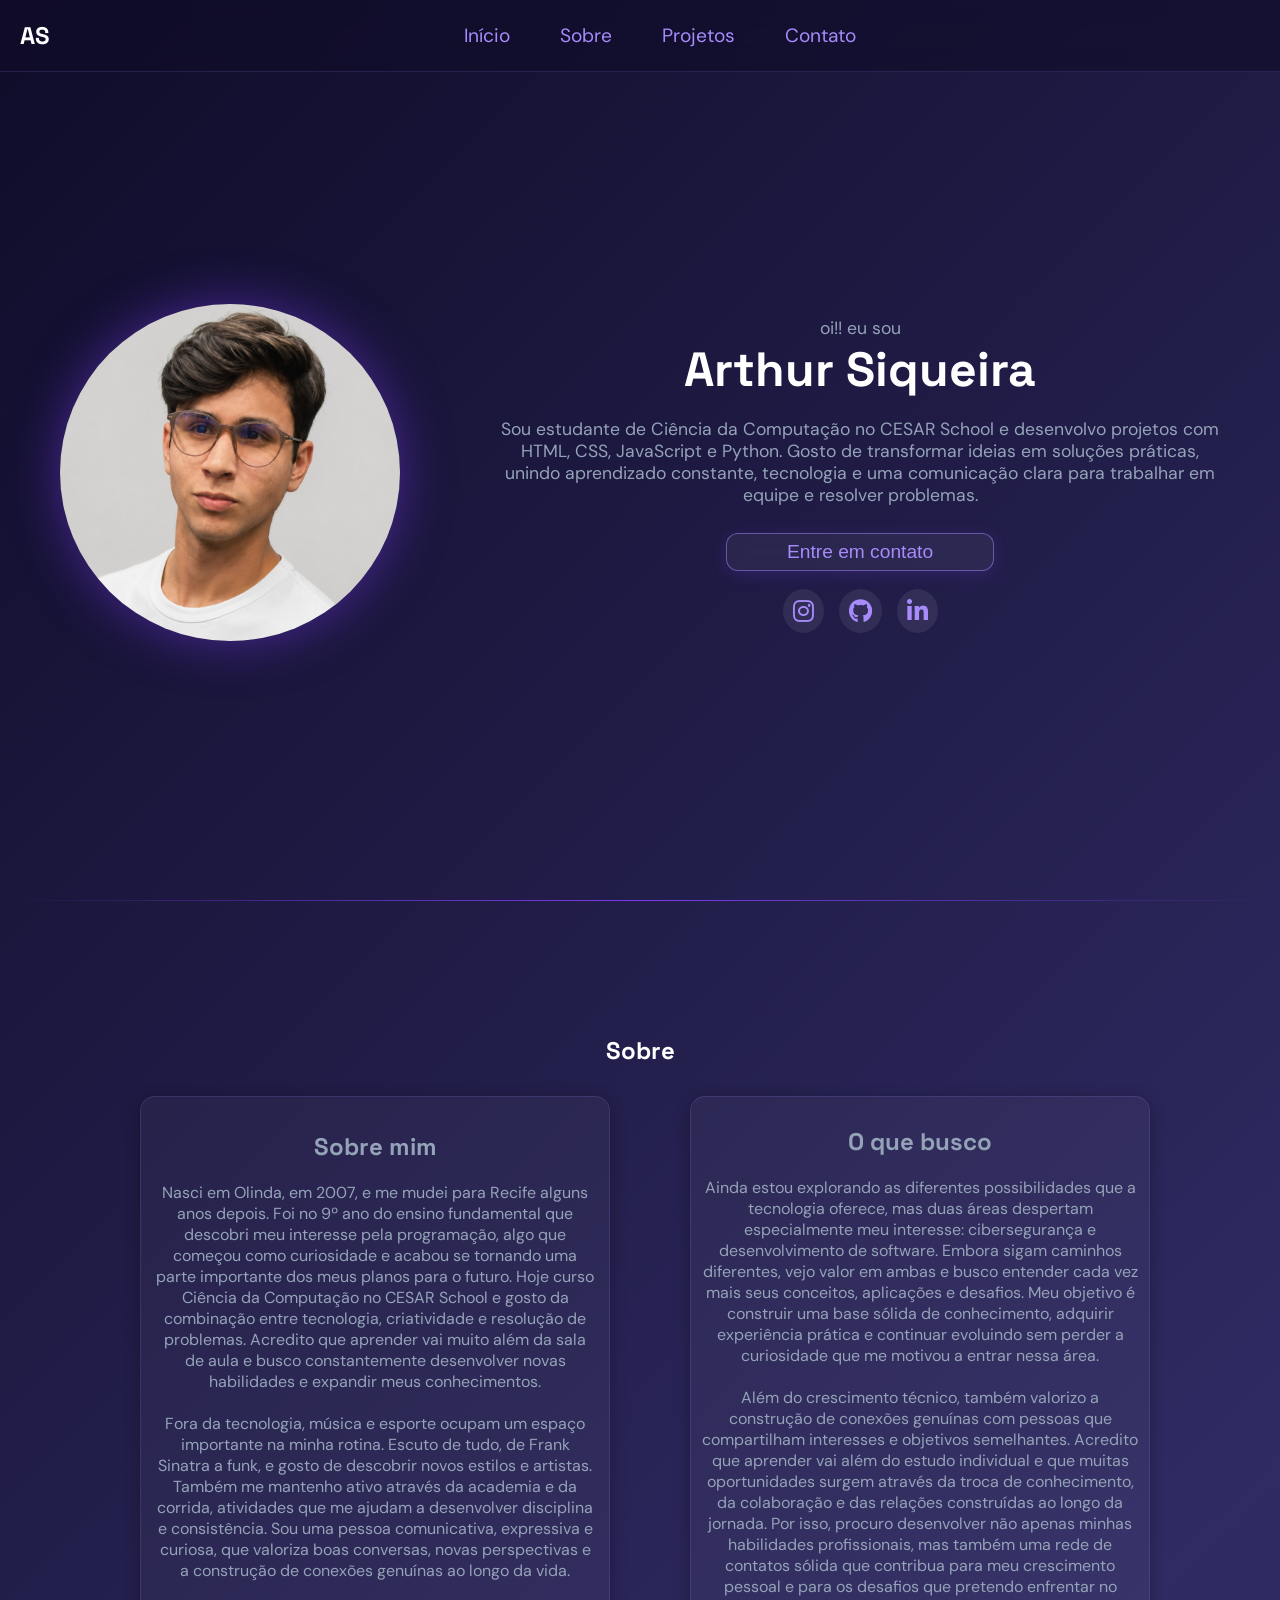
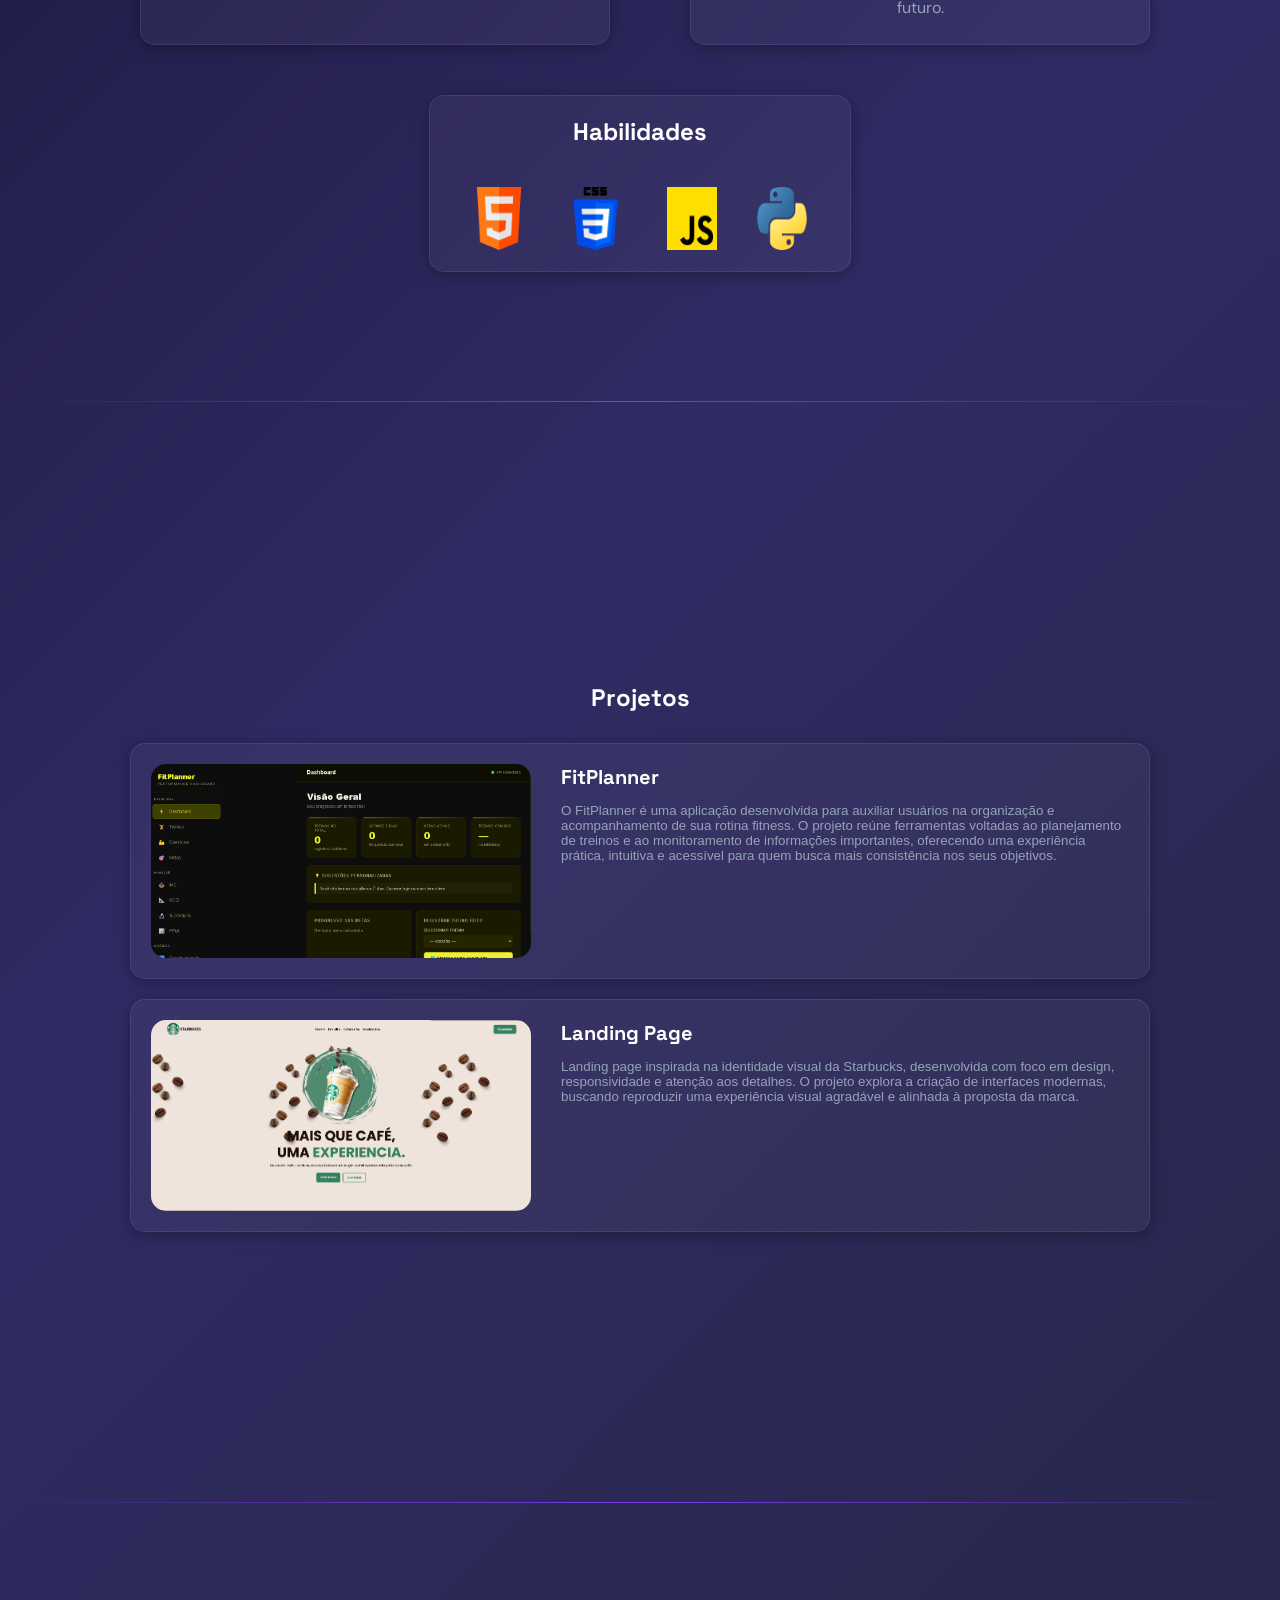
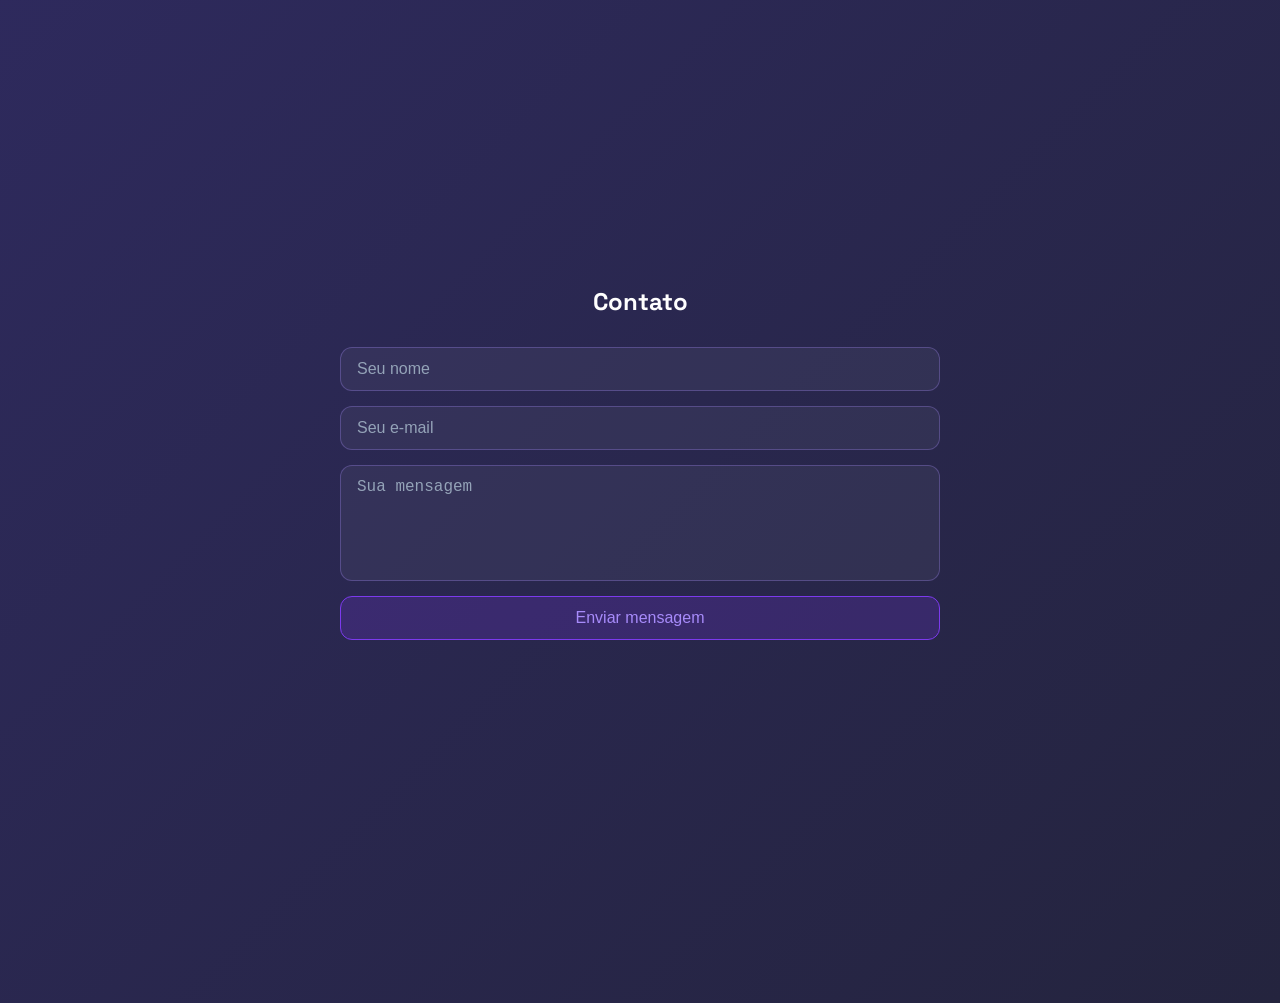
<file: index.html>
<!DOCTYPE html>
<html lang="en">
<head>
    <meta charset="UTF-8">
    <meta name="viewport" content="width=device-width, initial-scale=1.0">
    <title>Portfólio</title>
    <link rel="stylesheet" href="style.css">
    <link rel="stylesheet" href="https://cdnjs.cloudflare.com/ajax/libs/font-awesome/6.5.0/css/all.min.css">
    <link href="https://fonts.googleapis.com/css2?family=Space+Grotesk:wght@400;500;700&family=DM+Sans:wght@400;500&display=swap" rel="stylesheet">
</head>
<body>
    <header>
       
            <nav>
                <h1 id="logo"><a href="#home">AS</a></h1>
                    <button id="hamburguer" onclick="toggleMenu()">
                        <span></span>
                        <span></span>
                        <span></span>
                    </button>
                <ul id="menu">
                    <li><a href="#home" onclick="toggleMenu()">Início</a></li>
                    <li><a href="#about" onclick="toggleMenu()">Sobre</a></li>
                    <li><a href="#projects" onclick="toggleMenu()">Projetos</a></li>
                    <li><a href="#contato" onclick="toggleMenu()">Contato</a></li>
                </ul>
            </nav>
    </header>

    <main>
        <!--=================== home ================= -->
        <section id="home" class="fadein">

         <div class="cont">
            <div id="img">
                <img src="as.png" width="280px" alt="Arthur Siqueira" id="siq">
            </div>
            <div id="homegroup">
            <div id="hometext">
                <p class="hi">oi!! eu sou</p>
                <h1>Arthur Siqueira</h1>
                <p>Sou estudante de Ciência da Computação no CESAR School e desenvolvo projetos com HTML, CSS, JavaScript e Python. Gosto de transformar ideias em soluções práticas, unindo aprendizado constante, tecnologia e uma comunicação clara para trabalhar em equipe e resolver problemas.</p>
            </div>

            <div id="homebtn">

                <div id="contactbtn">
                    <button id="contact"><a href="https://mail.google.com/mail/u/0/?tab=rm&ogbl#inbox?compose=CllgCJvlqBNsXvWpmXRhxddmrcVVGCnFDfJqwPHllqgfXLRdnKrDpgpVBtrKfkWJQnbVzRlMcxB">Entre em contato</a></button>
                </div>

                <div id="redes">
                    <button class="redes">
                        <a href="https://www.instagram.com/arthursiqueira01/"><i class="fab fa-instagram"></i></button></a>
                    </button>
                    <button class="redes">
                       <a href="https://github.com/siqueira01l">
                        <i class="fab fa-github"></i>
                    </a>
                    </button>
                    <button class="redes">
                        <a href="https://www.linkedin.com/in/arthursiqueira01/">
                        <i class="fab fa-linkedin-in"></i>
                        </a>
                    </button>
                </div>
            </div>
            </div>
         </div>

        </section>


        <div class="sep"></div>

    <!--=================== about ================= -->
        <section id="about">
            <h1 id="sobreh1">Sobre</h1>

            <div id="aboutpage">
            <div id="conjunto">
            <div class="sobre fadein" id="eu">
                <h2>Sobre mim</h2>
                <p>Nasci em Olinda, em 2007, e me mudei para Recife alguns anos depois. Foi no 9º ano do ensino fundamental que descobri meu interesse pela programação, algo que começou como curiosidade e acabou se tornando uma parte importante dos meus planos para o futuro. Hoje curso Ciência da Computação no CESAR School e gosto da combinação entre tecnologia, criatividade e resolução de problemas. Acredito que aprender vai muito além da sala de aula e busco constantemente desenvolver novas habilidades e expandir meus conhecimentos. <br> <br>

                Fora da tecnologia, música e esporte                ocupam um espaço importante na minha            rotina. Escuto de tudo, de Frank Sinatra            a funk, e gosto de descobrir novos          estilos e artistas. Também me mantenho           ativo através da academia e da corrida,          atividades que me ajudam a desenvolver         disciplina e consistência. Sou uma pessoa            comunicativa, expressiva e curiosa, que         valoriza boas conversas, novas           perspectivas e a construção de conexões             genuínas ao longo da vida.</p>
            </div>

            <div class="sobre fadein" id="futuro">
                
                <h2>O que busco</h2>
                <p>Ainda estou explorando as diferentes possibilidades que a tecnologia oferece, mas duas áreas despertam especialmente meu interesse: cibersegurança e desenvolvimento de software. Embora sigam caminhos diferentes, vejo valor em ambas e busco entender cada vez mais seus conceitos, aplicações e desafios. Meu objetivo é construir uma base sólida de conhecimento, adquirir experiência prática e continuar evoluindo sem perder a curiosidade que me motivou a entrar nessa área. <br> <br>

                Além do crescimento técnico, também valorizo a construção de conexões               genuínas com pessoas que compartilham               interesses e objetivos semelhantes.             Acredito que aprender vai além do estudo            individual e que muitas oportunidades         surgem através da troca de conhecimento,              da colaboração e das relações construídas       ao longo da jornada. Por isso, procuro               desenvolver não apenas minhas habilidades       profissionais, mas também uma rede de            contatos sólida que contribua para meu            crescimento pessoal e para os desafios      que pretendo enfrentar no futuro.</p>
            </div>
            </div>

            <div class="pai fadein">
            <div id="skills">
                <h2>Habilidades</h2>

                <div id="lang">

                <img src="html.png" alt="" width="50px">
                

                <img src="css-3.png" alt="" width="63px">

                <img src="js.png" alt="" width="50px">

                <img src="python.png" alt="" width="50px">

                </div>
            </div>
            </div>
            </div>
        </section>
        
        <div class="sep"></div>
        <!--=================== projetos=============== -->

        <section id="projects">

            <!-- FITPLANNER -->

             <div id="projetosh1">
                <h1>Projetos</h1>
             </div>

             <button class="containerp fadein" onclick="window.location.href='projetos.html'" >
                
                    <img src="fitplanner.png" alt="" width="300px" id="planerimg">
                    <div id="planertext">
                    <h2>FitPlanner</h2>
                    <p>O FitPlanner é uma aplicação desenvolvida para auxiliar usuários na organização e acompanhamento de sua rotina fitness. O projeto reúne ferramentas voltadas ao planejamento de treinos e ao monitoramento de informações importantes, oferecendo uma experiência prática, intuitiva e acessível para quem busca mais consistência nos seus objetivos.</p>
                </div>
             </div>

             <button class="containerp fadein" onclick="window.location.href='starbucks-projeto.html'">
                
                <img src="landingpage.png" alt="" width="300px" id="planerimg">
                <div id="planertext">
                    <h2>Landing Page</h2>
                    <p>Landing page inspirada na identidade visual da Starbucks, desenvolvida com foco em design, responsividade e atenção aos detalhes. O projeto explora a criação de interfaces modernas, buscando reproduzir uma experiência visual agradável e alinhada à proposta da marca.</p>
                </div>
             </div>
        </section>
       
         <div class="sep"></div>
        <!-- ================Contato==================== -->

        <section id="contato">
            <h1 id="contatoh1" class="fadein">Contato</h1>
            <div id="contatoform" class="fadein">
                <input type="text" placeholder="Seu nome" id="nome">

                <input type="email" placeholder="Seu e-mail" id="email">

                <textarea placeholder="Sua mensagem" id="mensagem" rows="5"></textarea>

                <button id="enviar">Enviar mensagem</button>
            </div>
        </section>
        
    </main>
    <script src="script.js"></script>

</body>
</html>
</file>
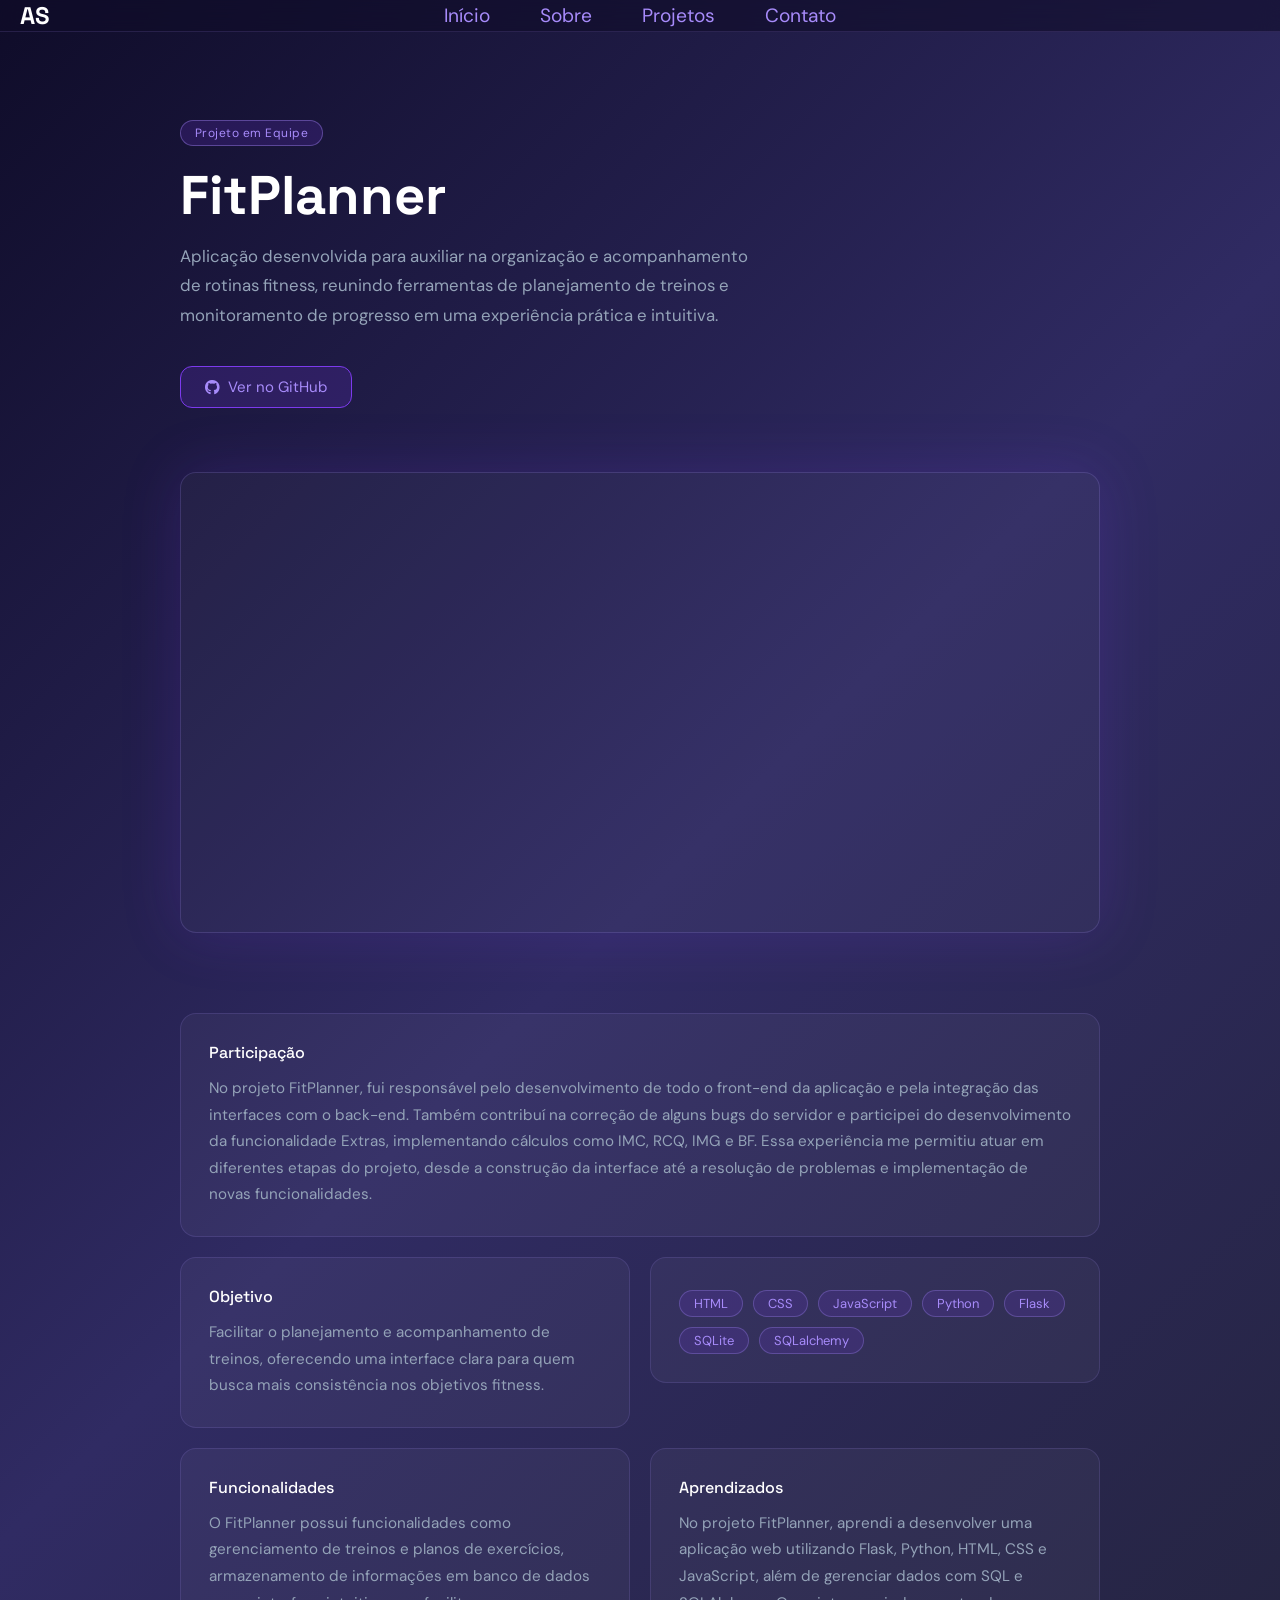
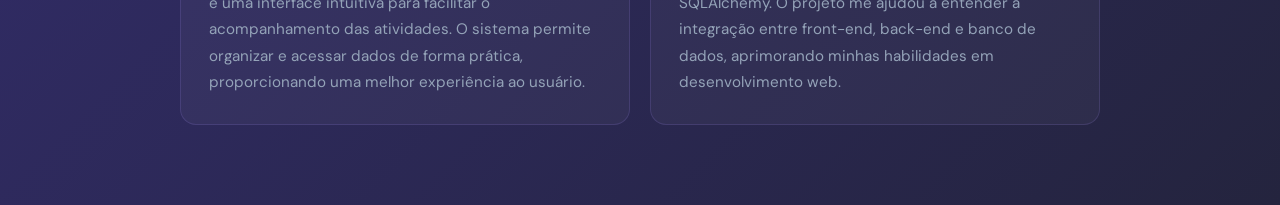
<file: projetos.html>
<!DOCTYPE html>
<html lang="pt-BR">
<head>
    <meta charset="UTF-8">
    <meta name="viewport" content="width=device-width, initial-scale=1.0">
    <title>FitPlanner — Projeto</title>
    <link rel="stylesheet" href="style.css">
    <link rel="stylesheet" href="https://cdnjs.cloudflare.com/ajax/libs/font-awesome/6.5.0/css/all.min.css">
    <link href="https://fonts.googleapis.com/css2?family=Space+Grotesk:wght@400;500;700&family=DM+Sans:wght@400;500&display=swap" rel="stylesheet">
    <link rel="stylesheet" href="projetos.css">
</head>
<body>

    <header>
        <nav>
            <h1 id="logo"><a href="index.html">AS</a></h1>
            <button id="hamburguer" onclick="toggleMenu()">
                <span></span>
                <span></span>
                <span></span>
            </button>
            <ul id="menu">
                <li><a href="index.html#home" onclick="fecharMenu()">Início</a></li>
                <li><a href="index.html#about" onclick="fecharMenu()">Sobre</a></li>
                <li><a href="index.html#projects" onclick="fecharMenu()">Projetos</a></li>
                <li><a href="index.html#contato" onclick="fecharMenu()">Contato</a></li>
            </ul>
        </nav>
    </header>

    <main>

        <!-- hero -->
        <section class="hero fadein">
            <span class="etiqueta">Projeto em Equipe</span>
            <h1>FitPlanner</h1>
            <p>Aplicação desenvolvida para auxiliar na organização e acompanhamento de rotinas fitness, reunindo ferramentas de planejamento de treinos e monitoramento de progresso em uma experiência prática e intuitiva.</p>
            <div class="hero-btns">
                <a href="https://github.com/Miguel-1406/FITPLANNER" target="_blank" class="btn-primary">
                    <i class="fab fa-github"></i> Ver no GitHub
                </a>
            </div>
        </section>

        <!-- vídeo -->
        <section class="video-section fadein" id="video">
            <div class="video-wrapper">
                <video autoplay loop muted playsinline disablePictureInPicture controlsList="nodownload nofullscreen noplaybackrate">
                    <source src="fitplanerrr.mp4" type="video/mp4">
                    <div class="video-placeholder">
                        <i class="fas fa-play-circle"></i>
                        <span>Demonstração em breve</span>
                    </div>
                </video>
            </div>
        </section>

        <!-- cards de detalhes -->
        <section class="details">

            <div class="card card-full fadein">
            
                <h3>Participação</h3>
                <p>No projeto FitPlanner, fui responsável pelo desenvolvimento de todo o front-end da aplicação e pela integração das interfaces com o back-end. Também contribuí na correção de alguns bugs do servidor e participei do desenvolvimento da funcionalidade Extras, implementando cálculos como IMC, RCQ, IMG e BF. Essa experiência me permitiu atuar em diferentes etapas do projeto, desde a construção da interface até a resolução de problemas e implementação de novas funcionalidades.</p>
            </div>

            <div class="card fadein">
                
                <h3>Objetivo</h3>
                <p>Facilitar o planejamento e acompanhamento de treinos, oferecendo uma interface clara para quem busca mais consistência nos objetivos fitness.</p>
            </div>

            <div class="card fadein">
                <div class="tech-list">
                    <span class="tech-badge">HTML</span>
                    <span class="tech-badge">CSS</span>
                    <span class="tech-badge">JavaScript</span>
                    <span class="tech-badge">Python</span>
                    <span class="tech-badge">Flask</span>
                    <span class="tech-badge">SQLite</span>
                    <span class="tech-badge">SQLalchemy</span>
                </div>
            </div>

            <div class="card fadein">
                
                <h3>Funcionalidades</h3>
                <p>O FitPlanner possui funcionalidades como  gerenciamento de treinos e planos de exercícios, armazenamento de informações em banco de dados e uma interface intuitiva para facilitar o acompanhamento das atividades. O sistema permite organizar e acessar dados de forma prática, proporcionando uma melhor experiência ao usuário.</p>
            </div>

            <div class="card fadein">
                <h3>Aprendizados</h3>
                <p>No projeto FitPlanner, aprendi a desenvolver uma aplicação web utilizando Flask, Python, HTML, CSS e JavaScript, além de gerenciar dados com SQL e SQLAlchemy. O projeto me ajudou a entender a integração entre front-end, back-end e banco de dados, aprimorando minhas habilidades em desenvolvimento web.</p>
            </div>

        </section>

    </main>

    <script src="script.js"></script>
</body>
</html>
</file>
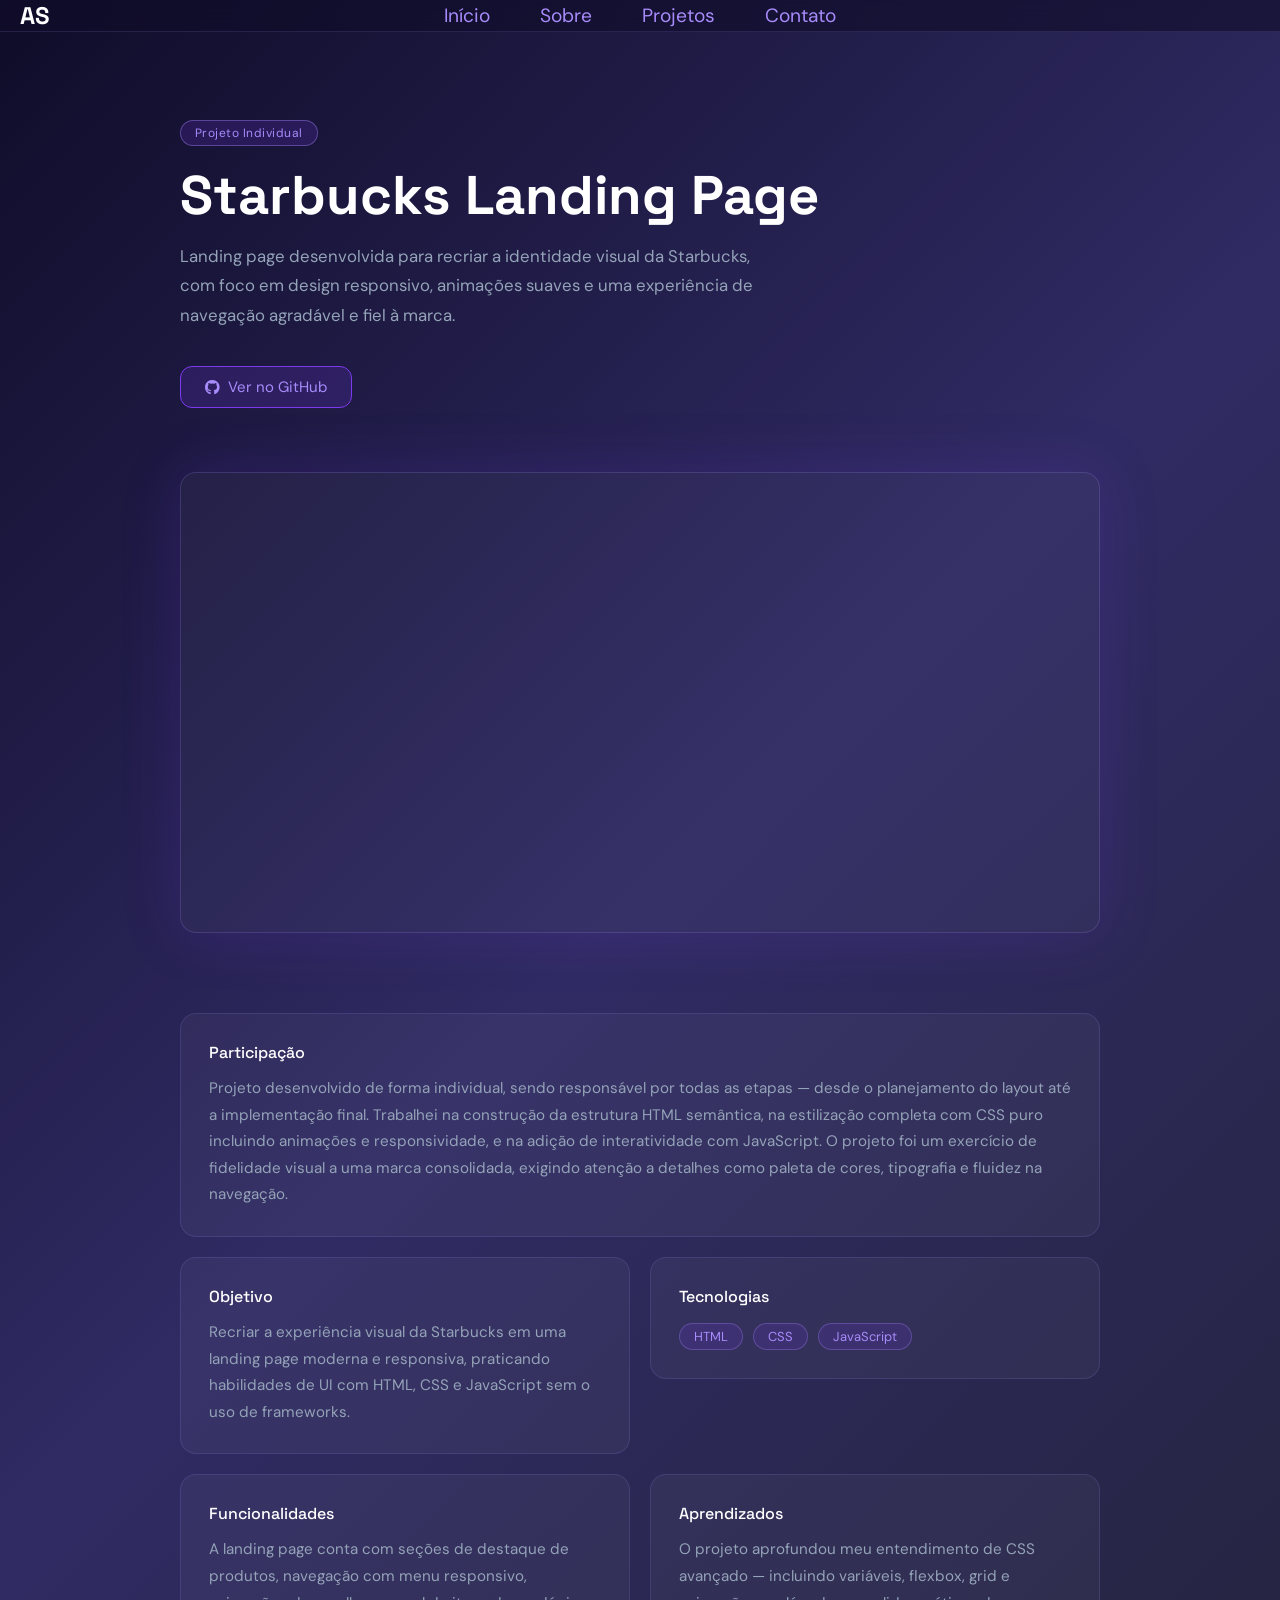
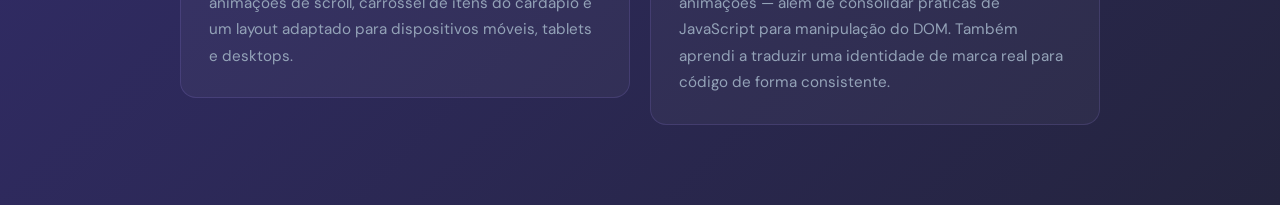
<file: starbucks-projeto.html>
<!DOCTYPE html>
<html lang="pt-BR">
<head>
    <meta charset="UTF-8">
    <meta name="viewport" content="width=device-width, initial-scale=1.0">
    <title>Starbucks Landing Page — Projeto</title>
    <link rel="stylesheet" href="style.css">
    <link rel="stylesheet" href="https://cdnjs.cloudflare.com/ajax/libs/font-awesome/6.5.0/css/all.min.css">
    <link href="https://fonts.googleapis.com/css2?family=Space+Grotesk:wght@400;500;700&family=DM+Sans:wght@400;500&display=swap" rel="stylesheet">
    <link rel="stylesheet" href="projetos.css">
</head>
<body>

    <header>
        <nav>
            <h1 id="logo"><a href="index.html">AS</a></h1>
            <button id="hamburguer" onclick="toggleMenu()">
                <span></span>
                <span></span>
                <span></span>
            </button>
            <ul id="menu">
                <li><a href="index.html#home" onclick="fecharMenu()">Início</a></li>
                <li><a href="index.html#about" onclick="fecharMenu()">Sobre</a></li>
                <li><a href="index.html#projects" onclick="fecharMenu()">Projetos</a></li>
                <li><a href="index.html#contato" onclick="fecharMenu()">Contato</a></li>
            </ul>
        </nav>
    </header>

    <main>

        <!-- hero -->
        <section class="hero fadein">
            <span class="etiqueta">Projeto Individual</span>
            <h1>Starbucks Landing Page</h1>
            <p>Landing page desenvolvida para recriar a identidade visual da Starbucks, com foco em design responsivo, animações suaves e uma experiência de navegação agradável e fiel à marca.</p>
            <div class="hero-btns">
                <a href="https://github.com/siqueira01l/landing-page-starbucks" target="_blank" class="btn-primary">
                    <i class="fab fa-github"></i> Ver no GitHub
                </a>
                
            </div>
        </section>

        <!-- preview -->
        <section class="video-section fadein" id="video">
            <div class="video-wrapper">
                <video autoplay loop muted playsinline disablePictureInPicture controlsList="nodownload nofullscreen noplaybackrate">
                    <source src="images/starbucks.mp4" type="video/mp4">
                    <div class="video-placeholder">
                        <i class="fas fa-play-circle"></i>
                        <span>Demonstração em breve</span>
                    </div>
                </video>
            </div>
        </section>

        <!-- cards de detalhes -->
        <section class="details fadein">

            <div class="card card-full fadein">
               
                <h3>Participação</h3>
                <p>Projeto desenvolvido de forma individual, sendo responsável por todas as etapas — desde o planejamento do layout até a implementação final. Trabalhei na construção da estrutura HTML semântica, na estilização completa com CSS puro incluindo animações e responsividade, e na adição de interatividade com JavaScript. O projeto foi um exercício de fidelidade visual a uma marca consolidada, exigindo atenção a detalhes como paleta de cores, tipografia e fluidez na navegação.</p>
            </div>

            <div class="card fadein">
                
                <h3>Objetivo</h3>
                <p>Recriar a experiência visual da Starbucks em uma landing page moderna e responsiva, praticando habilidades de UI com HTML, CSS e JavaScript sem o uso de frameworks.</p>
            </div>

            <div class="card fadein">
                
                <h3>Tecnologias</h3>
                <div class="tech-list">
                    <span class="tech-badge">HTML</span>
                    <span class="tech-badge">CSS</span>
                    <span class="tech-badge">JavaScript</span>
                </div>
            </div>

            <div class="card fadein">
                
                <h3>Funcionalidades</h3>
                <p>A landing page conta com seções de destaque de produtos, navegação com menu responsivo, animações de scroll, carrossel de itens do cardápio e um layout adaptado para dispositivos móveis, tablets e desktops.</p>
            </div>

            <div class="card fadein">
                
                <h3>Aprendizados</h3>
                <p>O projeto aprofundou meu entendimento de CSS avançado — incluindo variáveis, flexbox, grid e animações — além de consolidar práticas de JavaScript para manipulação do DOM. Também aprendi a traduzir uma identidade de marca real para código de forma consistente.</p>
            </div>

        </section>

    </main>

    <script src="script.js"></script>
</body>
</html>
</file>
<file: style.css>
*{
   scroll-behavior: smooth;
    text-decoration: none;
}

body{
    padding: 0;
    margin: 0;
    color: #e2e8f0;
    background: linear-gradient(135deg, #0f0c29, #302b63, #24243e);
    min-height: 100vh;
}
body { font-family: 'DM Sans', sans-serif; }
h1, h2, #logo { font-family: 'Space Grotesk', sans-serif; }

.fadein{
        opacity: 0;
        transform: translateY(30px);
        transition: opacity 0.7s ease, transform 0.7s ease;
}
.fadein.visivel{
    opacity: 1;
    transform: translateY(0);
}

/* header */
nav{
    display: flex;
    align-items: center;
    justify-content: space-between;
    padding: 0 20px;
}
#logo a{
    color: white;
}
#hamburguer {
    display: none;
}

ul {
    display: flex;
    gap: 50px;
    position: absolute;
    left: 50%;
    transform: translateX(-50%);
    list-style: none;
}

@media (max-width: 768px) {
    #hamburguer {
    display: none;
    flex-direction: column;
    gap: 5px;
    background: none;
    border: none;
    cursor: pointer;
    padding: 8px;
    z-index: 1001;
}

#hamburguer span {
    display: block;
    width: 25px;
    height: 2px;
    background: #a78bfa;
    border-radius: 2px;
    transition: 0.3s ease;
}

/* animação virando X */
#hamburguer.aberto span:nth-child(1) {
    transform: translateY(7px) rotate(45deg);
}
#hamburguer.aberto span:nth-child(2) {
    opacity: 0;
    transform: translateX(-10px);
}
#hamburguer.aberto span:nth-child(3) {
    transform: translateY(-7px) rotate(-45deg);
}

@media (max-width: 768px) {
    #hamburguer {
        display: flex;
    }
}

    ul {
        position: fixed;
        top: 60px;
        left: 0;
        width: 100%;
        background: rgba(15, 12, 41, 0.97);
        backdrop-filter: blur(12px);
        padding: 20px 0;
        flex-direction: column;
        text-align: center;
        gap: 0;
        transform: translateY(-10px);
        opacity: 0;
        pointer-events: none;
        transition: opacity 0.3s ease, transform 0.3s ease;
    }

    ul.aberto {
        opacity: 1;
        pointer-events: all;
        transform: translateY(0);
    }
}


ul a{
    text-decoration: none;
    color: #a78bfa;
    transition: 0.5s;
}
ul a:hover{
    color: #ffffff;
    
}
li{
    font-size: larger;
    transition: 0.5s;
}
li:hover{
    transform: scale(1.05);
}

header{
    position: fixed;
    top: 0;
    left: 0;
    width: 100%;
    z-index: 1000;
    background: rgba(15, 12, 41, 0.6);
    backdrop-filter: blur(12px);
    -webkit-backdrop-filter: blur(12px);
    border-bottom: 1px solid rgba(167, 139, 250, 0.15);
}

#logo{
    color: #ffffff;
    font-weight: bold;
}

/*=================== main ================================*/
#redes i {
    font-size: 24px;
    padding: 10px;
    color: #a78bfa;
    transition: 0.3s;
}
.cont {
    max-width: 1100px;
    margin: 0 auto;
    padding: 0 40px;
}
#home{
   padding-top: 50px;
   height: calc(100vh - 50px);
}

#siq{
    border-radius: 50%;
    transition: 0.5s;
}
#siq:hover{
    transform: scale(1.05);
}
#img{
    padding-left: 20px;
}
#img img {
    box-shadow: 0 0 50px rgba(124, 58, 237, 0.5);
}
.cont{
    display: flex;
    align-items: center;
    justify-content: center;
    gap: 60px;
    height: 100%;
}
#homegroup{
    display: flex;
    flex-direction: column;
    gap: 10px;
    padding-right: 20px;
}
#hometext{
    text-align: center;
    margin: 0px;
    padding: 0px 0px;
}
#hometext h1{
    margin: 0px;
    color: #ffffff;
}
.hi{
    margin: 0;
    color: #94a3b8;
}
#hometext p{
    color: #94a3b8;
}
#homebtn{
    text-align: center;
    display: flex;
    flex-direction: column;
    gap: 10px;
}
#redes{
    display: flex;
    justify-content: center;
    gap: 15px;
}
.redes{
    border: none;
    border-radius: 50%;
    background: rgba(255, 255, 255, 0.08);
    backdrop-filter: blur(10px);
    -webkit-backdrop-filter: blur(10px);
    cursor: pointer;
    transition: 0.5s;
    margin: 0;
    padding: 0;

}
.redes:hover{
    transform: scale(1.1);
    background: rgba(124, 58, 237, 0.3);
}
#contact{
    display: flex;
    justify-content: center;
    padding: 7px 60px;
    background: rgba(255, 255, 255, 0.05);
    backdrop-filter: blur(10px);
    -webkit-backdrop-filter: blur(10px);
    border: 1.5px solid rgba(167, 139, 250, 0.5);
    border-radius: 12px;
    color: #a78bfa;
    margin-bottom: 8px;
    margin-top: 0px;
    transition: 0.5s;
    font-size: larger;
    box-shadow: 0px 3px 15px rgba(124, 58, 237, 0.2);
    cursor: pointer;
}
#contact:hover{
    background: rgba(124, 58, 237, 0.25);
    color: #ffffff;
    border-color: #7c3aed;
    transform: scale(1.05);
    box-shadow: 0px 3px 25px rgba(124, 58, 237, 0.4);
}
#contact a{
    color:  #a78bfa;
    transition: 0.5s;
}
#contact a:hover{
    color: #ffffff;
}

#contactbtn{
    display: flex;
    justify-content: center;

}

.sep{
    background: linear-gradient(to right, transparent, #7c3aed, transparent);
    height: 1px;

}

@media (max-width: 768px) {
    .cont {
        flex-direction: column;
        justify-content: center;
        gap: 30px;
        padding: 20px;
    }

    #img {
        padding-left: 0;
    }

    #siq {
        width: 200px;
    }

    #homegroup {
        padding-right: 0;
        align-items: center;
    }

    #hometext p {
        font-size: 14px;
        padding: 0 10px;
    }

    #contact {
        padding: 7px 30px;
    }
}
/*====================== sobre ==========================*/
#sobreh1{
    display: flex;
    justify-content: center;
    color: #ffffff;
    
}

#conjunto{
    display: flex;
    gap: 0px;
}
.sobre{
    text-align: center;
    width: 50%;
    margin: 10px;
    transition: 0.5s;
    background: rgba(255, 255, 255, 0.04);
    border: 1px solid rgba(167, 139, 250, 0.15);
    box-shadow: 0px 3px 15px rgba(0, 0, 0, 0.3);
    color: #94a3b8;
}
.sobre:hover{
    background: rgba(124, 58, 237, 0.08);
    border-color: rgba(167, 139, 250, 0.35);
}

#futuro{
    padding: 10px;
    border-radius: 15px;
    margin-left: 20px;
}
#eu{
    padding: 15px;
    border-radius: 15px;
    margin-left: 20px;
}

#lang{
    display: flex;
    justify-content: center;
    gap: 40px;
    margin-bottom: 20px;
}

#skills h2{
    text-align: center;
    margin-bottom: 40px;
    color: #ffffff;
}
#skills{

    margin: 15px;
    margin-top: 0;
    padding: 0px 10px 1px;
    border-radius: 15px;
    width: 400px;
    display: grid;
    justify-content: center;
    transition: 0.5s;
    background: rgba(255, 255, 255, 0.04);
    border: 1px solid rgba(167, 139, 250, 0.15);
    box-shadow: 0px 3px 15px rgba(0, 0, 0, 0.3);
    color: #94a3b8;
}
#skills:hover{
    background: rgba(124, 58, 237, 0.08);
    border-color: rgba(167, 139, 250, 0.35);
}

.pai {
    display: grid;
    justify-content: center;
}

#aboutpage{
    height: 100%;
    display: flex;
    flex-direction: column;
}
@media (max-width: 660px){
    #conjunto{
        display: flex;
        flex-direction: column;
        justify-content: center;
        align-items: center;
    }
    #eu{
        width: 400px;
    }
    #futuro{
        width: 400px;
    }
    
}


/*=================== projects ============================*/

#projetosh1{
    display: flex;
    justify-content: center;
    color: #ffffff;
}

.containerp{
    display: flex;
    gap: 10px;
    margin: 10px;
    padding: 10px;
    border-radius: 15px;
    background: rgba(255, 255, 255, 0.04);
    border: 1px solid rgba(167, 139, 250, 0.15);
    box-shadow: 0px 3px 15px rgba(0, 0, 0, 0.3);
    transition: 0.5s;
    color: #94a3b8;
}
.containerp:hover{
    background: rgba(124, 58, 237, 0.08);
    border-color: rgba(167, 139, 250, 0.35);
    transform: scale(1.01);
    cursor: pointer;
}
#planerimg{
    border-radius: 15px;
}
#planertext{
    text-align: left;
}

#planertext h2{
    margin: 0;
    color: #ffffff;
}
@media (max-width: 660px){
    
    .containerp{
        flex-wrap: wrap;
        justify-content: center;
        text-align: center;
    }
    #planertext{
    text-align: center;
}
}

/* ===========contato================= */

#contato {
    display: flex;
    flex-direction: column;
    align-items: center;
    padding: 60px 20px;
}

#contatoh1 {
    color: #ffffff;
    margin-bottom: 30px;
}

#contatoform {
    display: flex;
    flex-direction: column;
    gap: 15px;
    width: 100%;
    max-width: 500px;
}

#contatoform input,
#contatoform textarea {
    background: rgba(255, 255, 255, 0.05);
    border: 1px solid rgba(167, 139, 250, 0.3);
    border-radius: 12px;
    padding: 12px 16px;
    color: #e2e8f0;
    font-size: 16px;
    outline: none;
    transition: 0.3s;
    resize: none;
}

#contatoform input::placeholder,
#contatoform textarea::placeholder {
    color: #94a3b8;
}

#contatoform input:focus,
#contatoform textarea:focus {
    border-color: #7c3aed;
    background: rgba(124, 58, 237, 0.08);
}

#enviar {
    padding: 12px;
    background: rgba(124, 58, 237, 0.2);
    border: 1.5px solid #7c3aed;
    border-radius: 12px;
    color: #a78bfa;
    font-size: 16px;
    cursor: pointer;
    transition: 0.3s;
}

#enviar:hover {
    background: rgba(124, 58, 237, 0.4);
    color: #ffffff;
    transform: scale(1.03);
}

/* ==============sections======================= */

#about {
    min-height: 100vh;
    display: flex;
    flex-direction: column;
    justify-content: center;
    padding: 80px 20px;
    scroll-margin-top: 70px;
}

#projects {
    min-height: 100vh;
    display: flex;
    flex-direction: column;
    justify-content: center;
    padding: 80px 20px;
    scroll-margin-top: 70px;
}

#contato {
    min-height: 100vh;
    justify-content: center; /* adiciona isso no que já existe */
}


/* ==============media grande======================== */

@media (min-width: 1200px) {
    .cont {
        max-width: 1200px;
        gap: 100px;
    }

    #siq {
        width: 340px;
    }

    #hometext h1 {
        font-size: 3rem;
    }

    #hometext p {
        font-size: 1.1rem;
    }

    #about, #projects, #contato {
        padding: 100px 120px;
    }

    #conjunto {
        gap: 50px;
        margin-bottom: 40px;
    }
    


    .containerp {
        padding: 20px;
        gap: 30px;
    }

    #planerimg {
        width: 380px;
    }

    #contatoform {
        max-width: 600px;
    }
}

@media (min-width: 1600px) {
    .cont {
        max-width: 1400px;
        gap: 140px;
    }

    #about, #projects, #contato {
        padding: 100px 200px;
    }

    #hometext h1 {
        font-size: 3.5rem;
    }

    #skills {
        width: 500px;
    }
}
</file>
<file: projetos.css>
* {
    margin: 0;
    padding: 0;
    box-sizing: border-box;
    scroll-behavior: smooth;
}

body {
    font-family: 'DM Sans', sans-serif;
    background: linear-gradient(135deg, #0f0c29, #302b63, #24243e);
    min-height: 100vh;
    color: #e2e8f0;
}

h1, h2, h3 {
    font-family: 'Space Grotesk', sans-serif;
}

a {
    text-decoration: none;
}

/* ===== hero ===== */
.hero {
    padding: 120px 40px 64px;
    max-width: 1000px;
    margin: 0 auto;
}

.etiqueta {
    display: inline-block;
    background: rgba(124, 58, 237, 0.18);
    border: 1px solid rgba(167, 139, 250, 0.4);
    color: #a78bfa;
    font-size: 12px;
    letter-spacing: 0.04em;
    padding: 4px 14px;
    border-radius: 999px;
    margin-bottom: 20px;
}

.hero h1 {
    font-size: clamp(2.2rem, 5vw, 3.4rem);
    color: #ffffff;
    line-height: 1.1;
    margin-bottom: 16px;
}

.hero p {
    color: #94a3b8;
    font-size: 1.05rem;
    max-width: 580px;
    line-height: 1.75;
    margin-bottom: 36px;
}

.hero-btns {
    display: flex;
    gap: 12px;
    flex-wrap: wrap;
}

.btn-primary {
    display: flex;
    align-items: center;
    gap: 8px;
    padding: 10px 24px;
    background: rgba(124, 58, 237, 0.18);
    border: 1.5px solid #7c3aed;
    border-radius: 12px;
    color: #a78bfa;
    font-size: 15px;
    font-family: 'DM Sans', sans-serif;
    cursor: pointer;
    transition: background 0.3s, color 0.3s, transform 0.3s;
}

.btn-primary:hover {
    background: rgba(124, 58, 237, 0.38);
    color: #fff;
    transform: scale(1.03);
}

.btn-secondary {
    display: flex;
    align-items: center;
    gap: 8px;
    padding: 10px 24px;
    background: rgba(255, 255, 255, 0.05);
    border: 1px solid rgba(167, 139, 250, 0.3);
    border-radius: 12px;
    color: #e2e8f0;
    font-size: 15px;
    font-family: 'DM Sans', sans-serif;
    transition: background 0.3s, border-color 0.3s;
}

.btn-secondary:hover {
    background: rgba(255, 255, 255, 0.1);
    border-color: rgba(167, 139, 250, 0.6);
}

/* ===== vídeo ===== */
.video-section {
    max-width: 1000px;
    margin: 0 auto;
    padding: 0 40px 80px;
}

.video-wrapper {
    border-radius: 16px;
    overflow: hidden;
    border: 1px solid rgba(167, 139, 250, 0.2);
    box-shadow: 0 0 60px rgba(124, 58, 237, 0.18);
    background: rgba(255, 255, 255, 0.03);
}

.video-wrapper video {
    width: 100%;
    display: block;
}

.video-placeholder {
    width: 100%;
    aspect-ratio: 16 / 9;
    display: flex;
    flex-direction: column;
    align-items: center;
    justify-content: center;
    gap: 12px;
    color: #475569;
    font-size: 0.9rem;
}

.video-placeholder i {
    font-size: 2.5rem;
    color: rgba(124, 58, 237, 0.4);
}

/* ===== detalhes ===== */
.details {
    max-width: 1000px;
    margin: 0 auto;
    padding: 0 40px 80px;
    display: grid;
    grid-template-columns: 1fr 1fr;
    gap: 20px;
    align-items: start;
}

.card {
    background: rgba(255, 255, 255, 0.04);
    border: 1px solid rgba(167, 139, 250, 0.15);
    border-radius: 16px;
    padding: 28px;
    transition: background 0.3s, border-color 0.3s;
    display: flex;
    flex-direction: column;
}

.card:hover {
    background: rgba(124, 58, 237, 0.08);
    border-color: rgba(167, 139, 250, 0.35);
}

.card-icon {
    font-size: 22px;
    color: #a78bfa;
    margin-bottom: 14px;
}

.card h3 {
    color: #ffffff;
    font-size: 1rem;
    font-weight: 500;
    margin-bottom: 12px;
}

.card p {
    color: #94a3b8;
    font-size: 0.95rem;
    line-height: 1.75;
}

/*classe própria para não conflitar com style.css */
.card-lista {
    list-style: none ;
    display: flex;
    flex-direction: column;
    gap: 10px;
    padding: 0;
    margin: 0;
    position: static;
    width: auto;
    background:none;
    border:none ;
}
.fadein{
        opacity: 0;
        transform: translateY(30px);
        transition: opacity 0.7s ease, transform 0.7s ease;
}
.fadein.visivel{
    opacity: 1;
    transform: translateY(0);
}



.card-lista li::before {
    content: "→";
    color: #7c3aed;
    flex-shrink: 0;
    font-size: 0.85rem;
    position: static;
}

.card-lista li::after {
    display: none ;
}

.card-full {
    grid-column: 1 / -1;
}

.tech-list {
    display: flex;
    gap: 10px;
    flex-wrap: wrap;
    margin-top: 4px;
}

.tech-badge {
    background: rgba(124, 58, 237, 0.15);
    border: 1px solid rgba(167, 139, 250, 0.3);
    color: #a78bfa;
    padding: 4px 14px;
    border-radius: 999px;
    font-size: 13px;
}

/* ===== responsivo ===== */
@media (max-width: 768px) {
    .hero,
    .video-section,
    .details {
        padding-left: 20px;
        padding-right: 20px;
    }

    .hero {
        padding-top: 100px;
    }

    .details {
        grid-template-columns: 1fr;
    }

    .card-full {
        grid-column: 1;
    }
}
</file>
